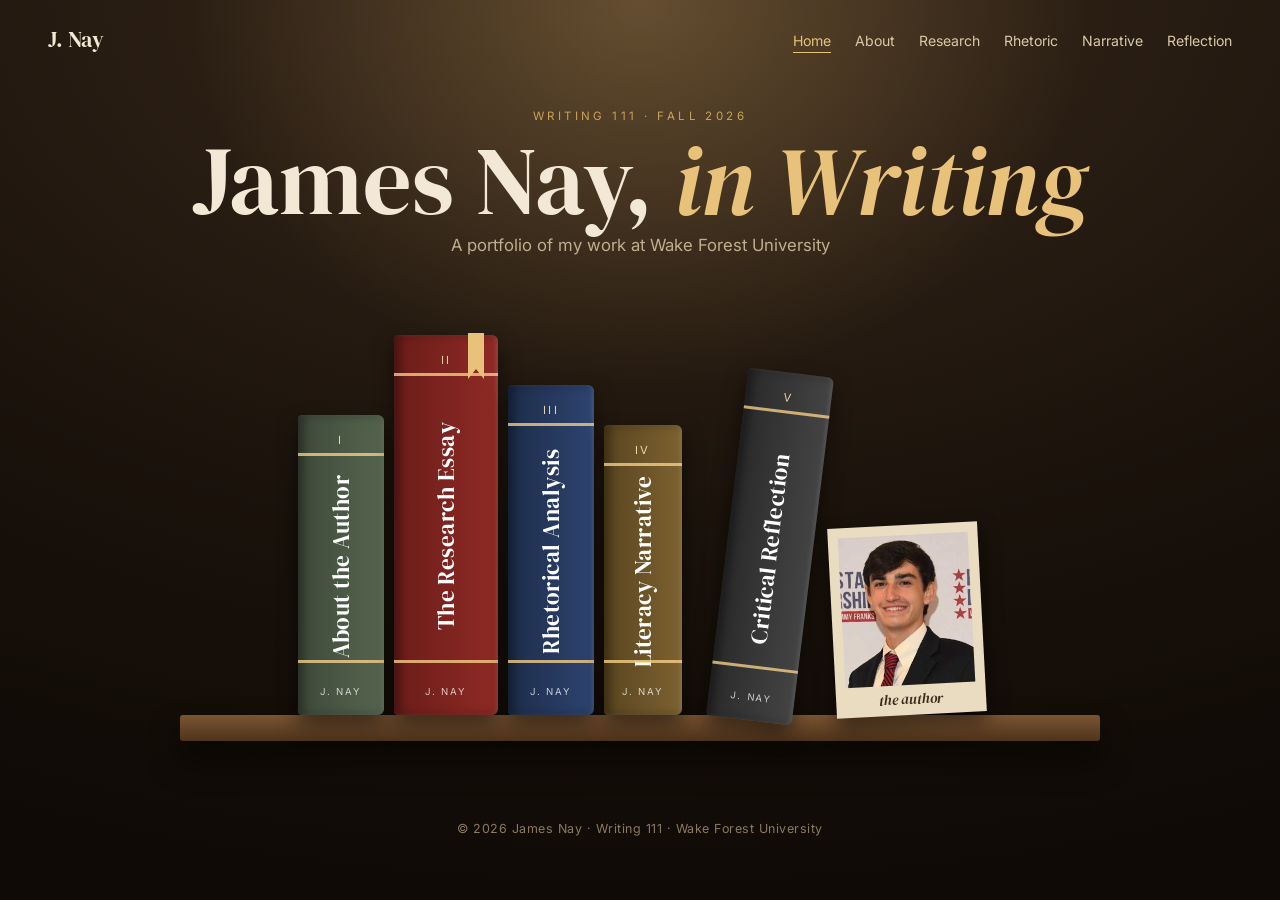
<file: index.html>
<!DOCTYPE html>
<html lang="en">
<head>
  <meta charset="utf-8">
  <meta name="viewport" content="width=device-width, initial-scale=1">
  <title>Home | James Nay — Writing Portfolio</title>
  <meta name="description" content="Writing 111 digital portfolio of James Nay, Wake Forest University.">
  <link rel="preconnect" href="https://fonts.googleapis.com">
  <link rel="preconnect" href="https://fonts.gstatic.com" crossorigin>
  <link href="https://fonts.googleapis.com/css2?family=DM+Serif+Display:ital@0;1&family=Inter:wght@400;500;600&family=Source+Serif+4:ital,wght@0,400;0,600;1,400&display=swap" rel="stylesheet">
  <link rel="stylesheet" href="assets/style.css">
</head>
<body>
  <div class="lamp"></div>
  <header class="site-header">
    <div class="header-inner">
      <a class="brand" href="index.html">J. Nay</a>
      <button class="menu-toggle" aria-expanded="false" aria-controls="site-nav">Menu</button>
      <nav id="site-nav" aria-label="Main">
        <ul>
          <li><a href="index.html" aria-current="page">Home</a></li>
          <li><a href="about.html">About</a></li>
          <li><a href="research-essay.html">Research</a></li>
          <li><a href="rhetorical-analysis.html">Rhetoric</a></li>
          <li><a href="literacy-narrative.html">Narrative</a></li>
          <li><a href="reflection.html">Reflection</a></li>
        </ul>
      </nav>
    </div>
  </header>

  <main>
    <section class="home-head">
      <div class="sm">Writing 111 · Fall 2026</div>
      <h1>James Nay, <em>in Writing</em></h1>
      <p>A portfolio of my work at Wake Forest University</p>
    </section>
    <section class="shelf">
      <div class="books">
        <a class="book b1" href="about.html"><span class="no">I</span><span class="ti">About the Author</span><span class="au">J. Nay</span></a>
        <a class="book b2" href="research-essay.html"><span class="ribbon"></span><span class="no">II</span><span class="ti">The Research Essay</span><span class="au">J. Nay</span></a>
        <a class="book b3" href="rhetorical-analysis.html"><span class="no">III</span><span class="ti">Rhetorical Analysis</span><span class="au">J. Nay</span></a>
        <a class="book b4" href="literacy-narrative.html"><span class="no">IV</span><span class="ti">Literacy Narrative</span><span class="au">J. Nay</span></a>
        <a class="book b5 lean" href="reflection.html"><span class="no">V</span><span class="ti">Critical Reflection</span><span class="au">J. Nay</span></a>
        <a class="framed" href="about.html"><img src="assets/headshot.png" alt="Photo of James Nay"><span>the author</span></a>
      </div>
      <div class="board"></div>
    </section>
  </main>

  <footer>&copy; 2026 James Nay · Writing 111 · Wake Forest University</footer>

  <script>
    const t = document.querySelector('.menu-toggle'), n = document.getElementById('site-nav');
    t.addEventListener('click', () => { const o = n.classList.toggle('open'); t.setAttribute('aria-expanded', o); });
  </script>
</body>
</html>
</file>
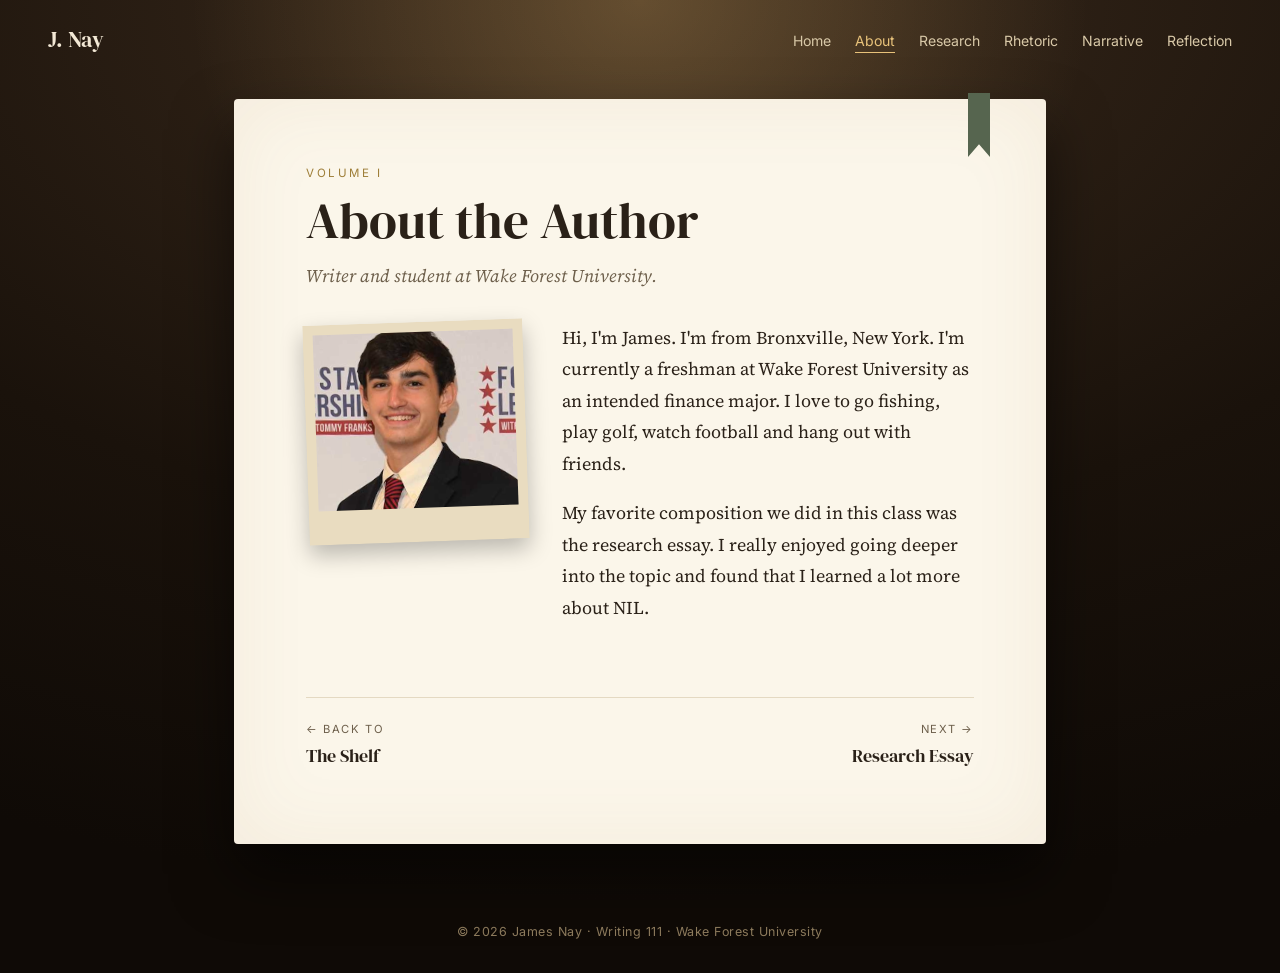
<file: about.html>
<!DOCTYPE html>
<html lang="en">
<head>
  <meta charset="utf-8">
  <meta name="viewport" content="width=device-width, initial-scale=1">
  <title>About Me | James Nay — Writing Portfolio</title>
  <meta name="description" content="Writing 111 digital portfolio of James Nay, Wake Forest University.">
  <link rel="preconnect" href="https://fonts.googleapis.com">
  <link rel="preconnect" href="https://fonts.gstatic.com" crossorigin>
  <link href="https://fonts.googleapis.com/css2?family=DM+Serif+Display:ital@0;1&family=Inter:wght@400;500;600&family=Source+Serif+4:ital,wght@0,400;0,600;1,400&display=swap" rel="stylesheet">
  <link rel="stylesheet" href="assets/style.css">
</head>
<body style="--spine:#56654f">
  <div class="lamp"></div>
  <header class="site-header">
    <div class="header-inner">
      <a class="brand" href="index.html">J. Nay</a>
      <button class="menu-toggle" aria-expanded="false" aria-controls="site-nav">Menu</button>
      <nav id="site-nav" aria-label="Main">
        <ul>
          <li><a href="index.html">Home</a></li>
          <li><a href="about.html" aria-current="page">About</a></li>
          <li><a href="research-essay.html">Research</a></li>
          <li><a href="rhetorical-analysis.html">Rhetoric</a></li>
          <li><a href="literacy-narrative.html">Narrative</a></li>
          <li><a href="reflection.html">Reflection</a></li>
        </ul>
      </nav>
    </div>
  </header>

  <main>
    <div class="page-wrap"><article class="page">
      <p class="eyebrow">Volume I</p>
      <h1>About the Author</h1>
      <p class="lede">Writer and student at Wake Forest University.</p>
      <div class="about-grid">
        <img class="photo" src="assets/headshot.png" alt="Photo of James Nay">
        <div>
          <p style="margin-top:0">Hi, I'm James. I'm from Bronxville, New York. I'm currently a freshman at Wake Forest University as an intended finance major. I love to go fishing, play golf, watch football and hang out with friends.</p>
          <p>My favorite composition we did in this class was the research essay. I really enjoyed going deeper into the topic and found that I learned a lot more about NIL.</p>
        </div>
      </div>

      <div class="pager">
        <a href="index.html"><small>← Back to</small><b>The Shelf</b></a>
        <a class="next" href="research-essay.html"><small>Next →</small><b>Research Essay</b></a>
      </div>
    </article></div>
  </main>

  <footer>&copy; 2026 James Nay · Writing 111 · Wake Forest University</footer>

  <script>
    const t = document.querySelector('.menu-toggle'), n = document.getElementById('site-nav');
    t.addEventListener('click', () => { const o = n.classList.toggle('open'); t.setAttribute('aria-expanded', o); });
  </script>
</body>
</html>
</file>
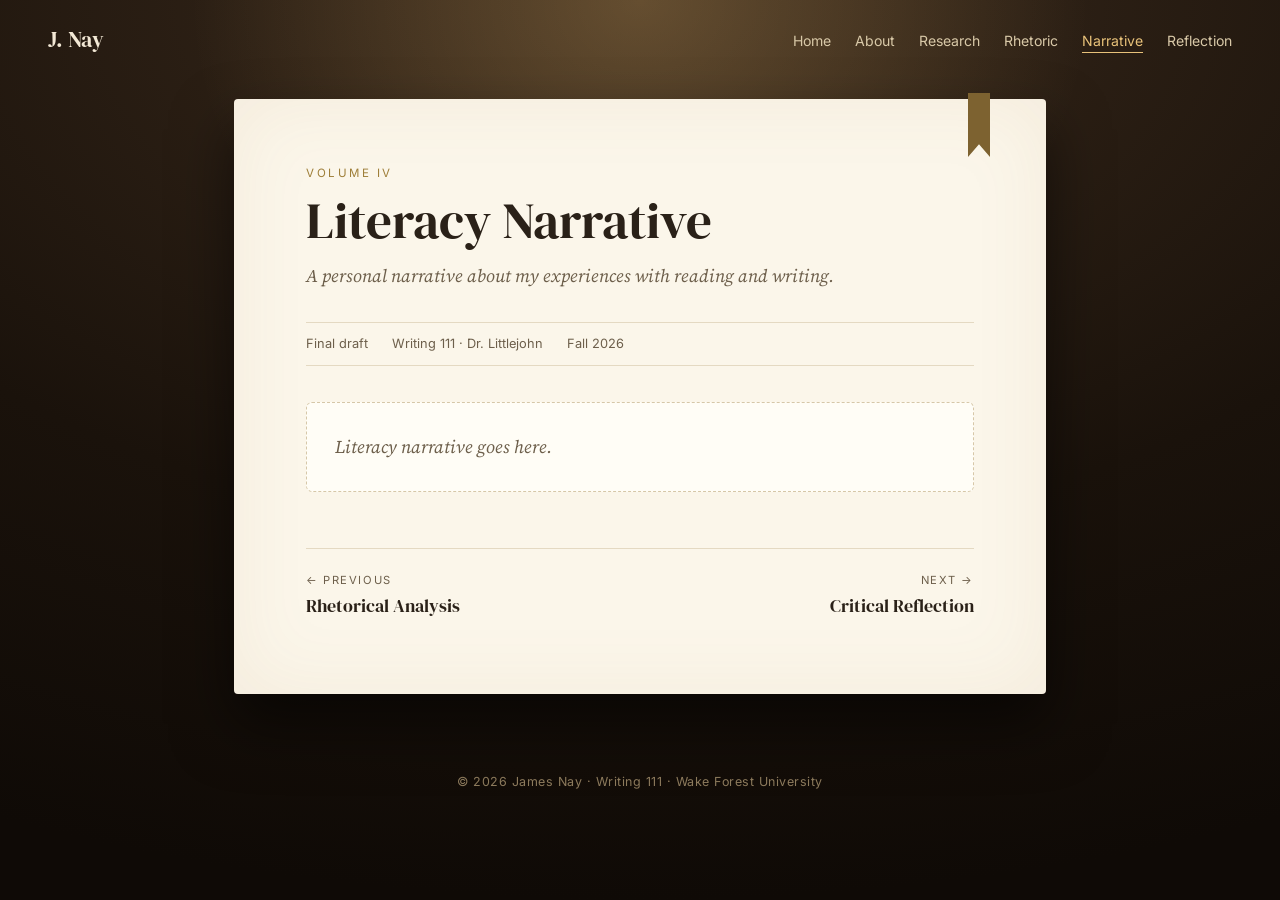
<file: literacy-narrative.html>
<!DOCTYPE html>
<html lang="en">
<head>
  <meta charset="utf-8">
  <meta name="viewport" content="width=device-width, initial-scale=1">
  <title>Literacy Narrative | James Nay — Writing Portfolio</title>
  <meta name="description" content="Writing 111 digital portfolio of James Nay, Wake Forest University.">
  <link rel="preconnect" href="https://fonts.googleapis.com">
  <link rel="preconnect" href="https://fonts.gstatic.com" crossorigin>
  <link href="https://fonts.googleapis.com/css2?family=DM+Serif+Display:ital@0;1&family=Inter:wght@400;500;600&family=Source+Serif+4:ital,wght@0,400;0,600;1,400&display=swap" rel="stylesheet">
  <link rel="stylesheet" href="assets/style.css">
</head>
<body style="--spine:#7d6230">
  <div class="lamp"></div>
  <header class="site-header">
    <div class="header-inner">
      <a class="brand" href="index.html">J. Nay</a>
      <button class="menu-toggle" aria-expanded="false" aria-controls="site-nav">Menu</button>
      <nav id="site-nav" aria-label="Main">
        <ul>
          <li><a href="index.html">Home</a></li>
          <li><a href="about.html">About</a></li>
          <li><a href="research-essay.html">Research</a></li>
          <li><a href="rhetorical-analysis.html">Rhetoric</a></li>
          <li><a href="literacy-narrative.html" aria-current="page">Narrative</a></li>
          <li><a href="reflection.html">Reflection</a></li>
        </ul>
      </nav>
    </div>
  </header>

  <main>
    <div class="page-wrap"><article class="page">
      <p class="eyebrow">Volume IV</p>
      <h1>Literacy Narrative</h1>
      <p class="lede">A personal narrative about my experiences with reading and writing.</p>
      <div class="meta"><span>Final draft</span><span>Writing 111 · Dr. Littlejohn</span><span>Fall 2026</span></div>

      <!-- Paste the essay below. Use <h2> for section headings and <p> for paragraphs. -->
      <div class="placeholder">Literacy narrative goes here.</div>

      <div class="pager">
        <a href="rhetorical-analysis.html"><small>← Previous</small><b>Rhetorical Analysis</b></a>
        <a class="next" href="reflection.html"><small>Next →</small><b>Critical Reflection</b></a>
      </div>
    </article></div>
  </main>

  <footer>&copy; 2026 James Nay · Writing 111 · Wake Forest University</footer>

  <script>
    const t = document.querySelector('.menu-toggle'), n = document.getElementById('site-nav');
    t.addEventListener('click', () => { const o = n.classList.toggle('open'); t.setAttribute('aria-expanded', o); });
  </script>
</body>
</html>
</file>
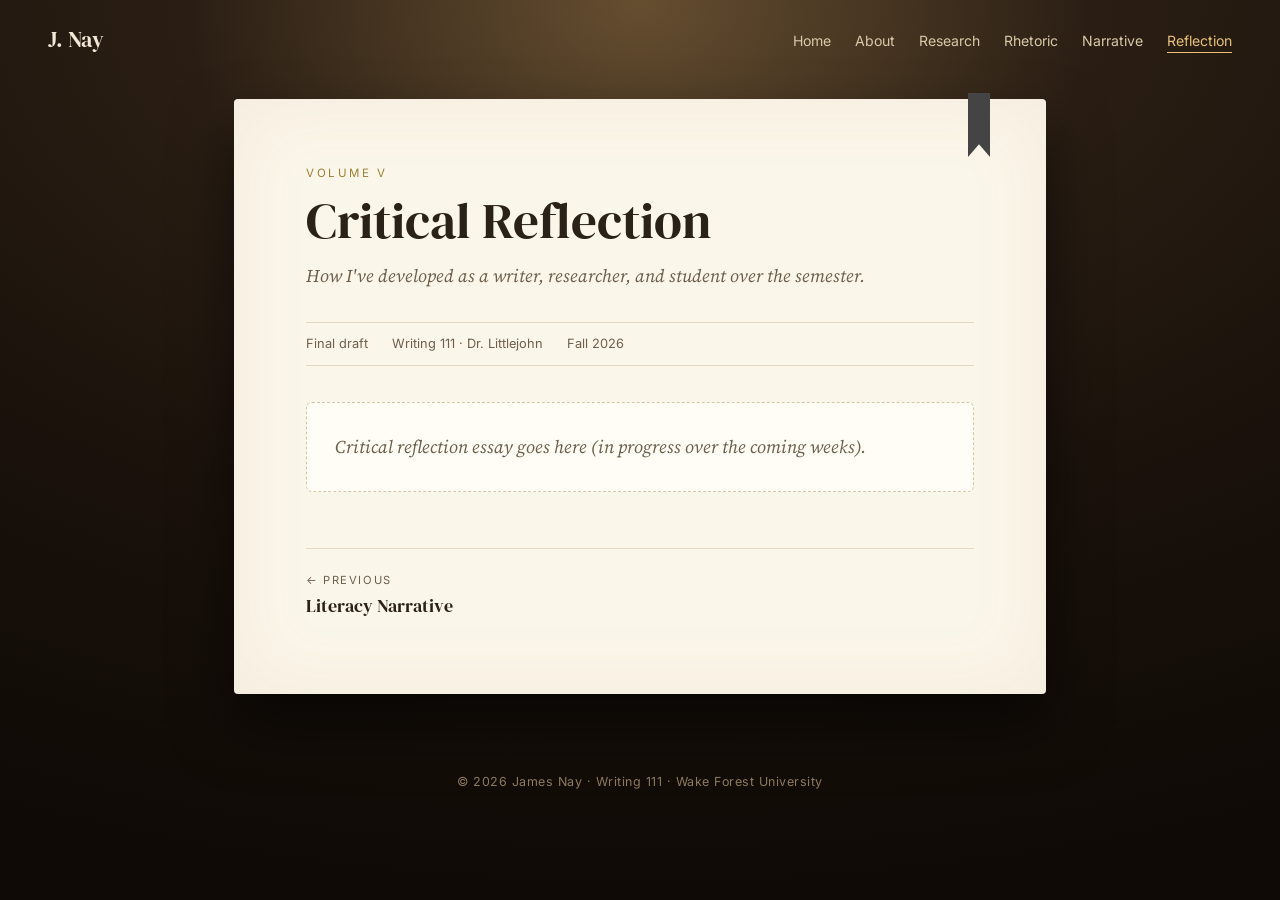
<file: reflection.html>
<!DOCTYPE html>
<html lang="en">
<head>
  <meta charset="utf-8">
  <meta name="viewport" content="width=device-width, initial-scale=1">
  <title>Critical Reflection | James Nay — Writing Portfolio</title>
  <meta name="description" content="Writing 111 digital portfolio of James Nay, Wake Forest University.">
  <link rel="preconnect" href="https://fonts.googleapis.com">
  <link rel="preconnect" href="https://fonts.gstatic.com" crossorigin>
  <link href="https://fonts.googleapis.com/css2?family=DM+Serif+Display:ital@0;1&family=Inter:wght@400;500;600&family=Source+Serif+4:ital,wght@0,400;0,600;1,400&display=swap" rel="stylesheet">
  <link rel="stylesheet" href="assets/style.css">
</head>
<body style="--spine:#444">
  <div class="lamp"></div>
  <header class="site-header">
    <div class="header-inner">
      <a class="brand" href="index.html">J. Nay</a>
      <button class="menu-toggle" aria-expanded="false" aria-controls="site-nav">Menu</button>
      <nav id="site-nav" aria-label="Main">
        <ul>
          <li><a href="index.html">Home</a></li>
          <li><a href="about.html">About</a></li>
          <li><a href="research-essay.html">Research</a></li>
          <li><a href="rhetorical-analysis.html">Rhetoric</a></li>
          <li><a href="literacy-narrative.html">Narrative</a></li>
          <li><a href="reflection.html" aria-current="page">Reflection</a></li>
        </ul>
      </nav>
    </div>
  </header>

  <main>
    <div class="page-wrap"><article class="page">
      <p class="eyebrow">Volume V</p>
      <h1>Critical Reflection</h1>
      <p class="lede">How I've developed as a writer, researcher, and student over the semester.</p>
      <div class="meta"><span>Final draft</span><span>Writing 111 · Dr. Littlejohn</span><span>Fall 2026</span></div>

      <!-- Paste the essay below. Use <h2> for section headings and <p> for paragraphs. -->
      <div class="placeholder">Critical reflection essay goes here (in progress over the coming weeks).</div>

      <div class="pager">
        <a href="literacy-narrative.html"><small>← Previous</small><b>Literacy Narrative</b></a>
        
      </div>
    </article></div>
  </main>

  <footer>&copy; 2026 James Nay · Writing 111 · Wake Forest University</footer>

  <script>
    const t = document.querySelector('.menu-toggle'), n = document.getElementById('site-nav');
    t.addEventListener('click', () => { const o = n.classList.toggle('open'); t.setAttribute('aria-expanded', o); });
  </script>
</body>
</html>
</file>
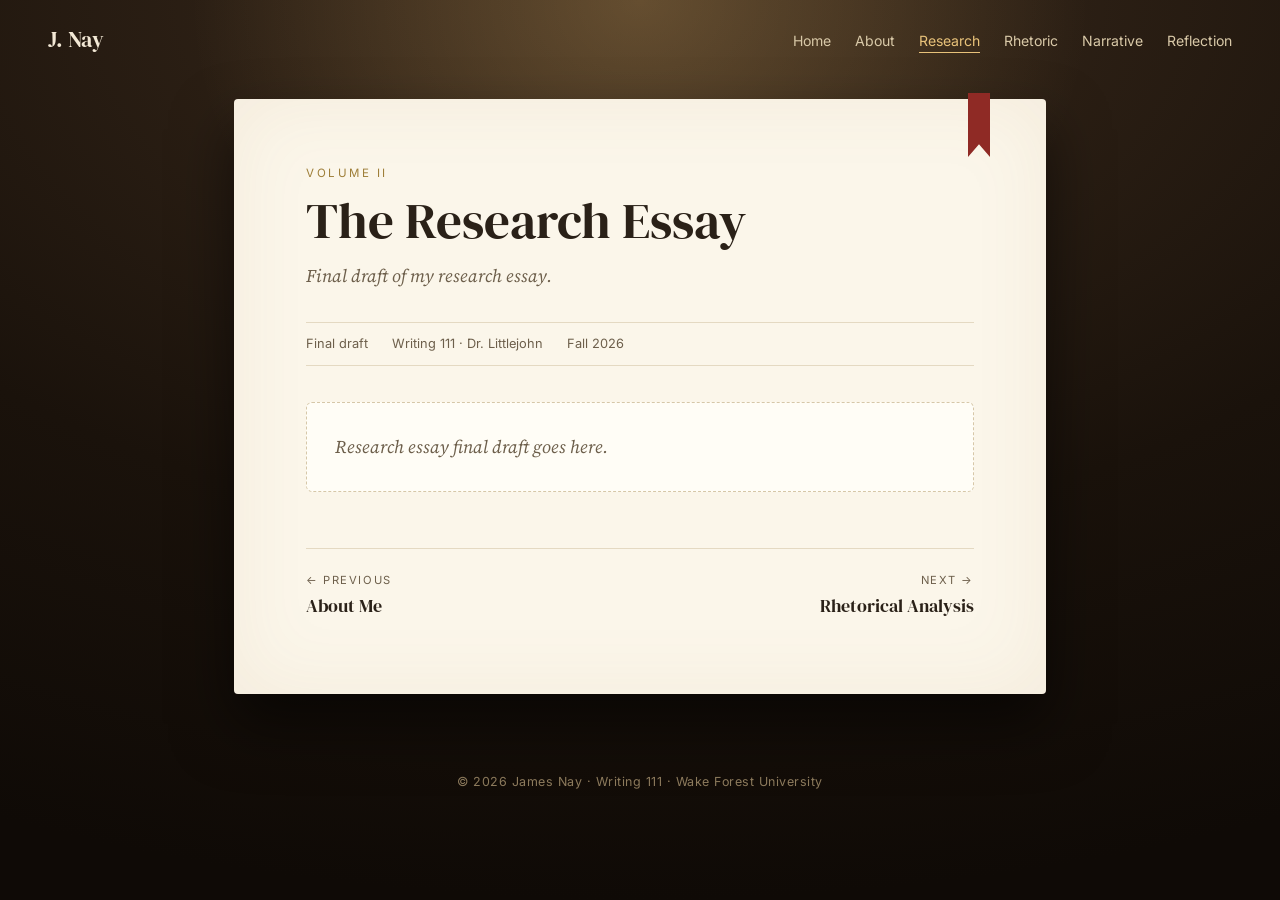
<file: research-essay.html>
<!DOCTYPE html>
<html lang="en">
<head>
  <meta charset="utf-8">
  <meta name="viewport" content="width=device-width, initial-scale=1">
  <title>Research Essay | James Nay — Writing Portfolio</title>
  <meta name="description" content="Writing 111 digital portfolio of James Nay, Wake Forest University.">
  <link rel="preconnect" href="https://fonts.googleapis.com">
  <link rel="preconnect" href="https://fonts.gstatic.com" crossorigin>
  <link href="https://fonts.googleapis.com/css2?family=DM+Serif+Display:ital@0;1&family=Inter:wght@400;500;600&family=Source+Serif+4:ital,wght@0,400;0,600;1,400&display=swap" rel="stylesheet">
  <link rel="stylesheet" href="assets/style.css">
</head>
<body style="--spine:#8f2a25">
  <div class="lamp"></div>
  <header class="site-header">
    <div class="header-inner">
      <a class="brand" href="index.html">J. Nay</a>
      <button class="menu-toggle" aria-expanded="false" aria-controls="site-nav">Menu</button>
      <nav id="site-nav" aria-label="Main">
        <ul>
          <li><a href="index.html">Home</a></li>
          <li><a href="about.html">About</a></li>
          <li><a href="research-essay.html" aria-current="page">Research</a></li>
          <li><a href="rhetorical-analysis.html">Rhetoric</a></li>
          <li><a href="literacy-narrative.html">Narrative</a></li>
          <li><a href="reflection.html">Reflection</a></li>
        </ul>
      </nav>
    </div>
  </header>

  <main>
    <div class="page-wrap"><article class="page">
      <p class="eyebrow">Volume II</p>
      <h1>The Research Essay</h1>
      <p class="lede">Final draft of my research essay.</p>
      <div class="meta"><span>Final draft</span><span>Writing 111 · Dr. Littlejohn</span><span>Fall 2026</span></div>

      <!-- Paste the essay below. Use <h2> for section headings and <p> for paragraphs. -->
      <div class="placeholder">Research essay final draft goes here.</div>

      <div class="pager">
        <a href="about.html"><small>← Previous</small><b>About Me</b></a>
        <a class="next" href="rhetorical-analysis.html"><small>Next →</small><b>Rhetorical Analysis</b></a>
      </div>
    </article></div>
  </main>

  <footer>&copy; 2026 James Nay · Writing 111 · Wake Forest University</footer>

  <script>
    const t = document.querySelector('.menu-toggle'), n = document.getElementById('site-nav');
    t.addEventListener('click', () => { const o = n.classList.toggle('open'); t.setAttribute('aria-expanded', o); });
  </script>
</body>
</html>
</file>
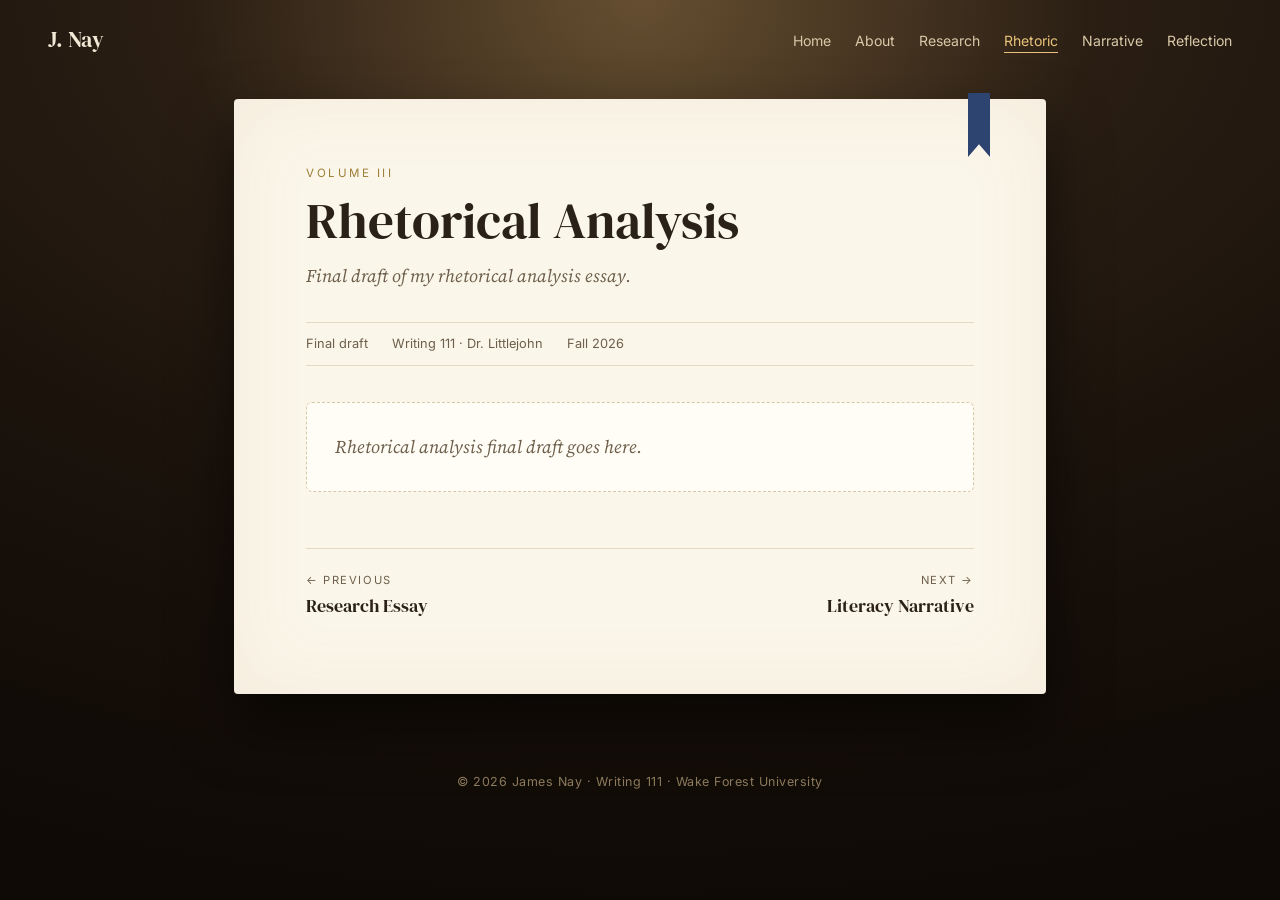
<file: rhetorical-analysis.html>
<!DOCTYPE html>
<html lang="en">
<head>
  <meta charset="utf-8">
  <meta name="viewport" content="width=device-width, initial-scale=1">
  <title>Rhetorical Analysis | James Nay — Writing Portfolio</title>
  <meta name="description" content="Writing 111 digital portfolio of James Nay, Wake Forest University.">
  <link rel="preconnect" href="https://fonts.googleapis.com">
  <link rel="preconnect" href="https://fonts.gstatic.com" crossorigin>
  <link href="https://fonts.googleapis.com/css2?family=DM+Serif+Display:ital@0;1&family=Inter:wght@400;500;600&family=Source+Serif+4:ital,wght@0,400;0,600;1,400&display=swap" rel="stylesheet">
  <link rel="stylesheet" href="assets/style.css">
</head>
<body style="--spine:#2e4470">
  <div class="lamp"></div>
  <header class="site-header">
    <div class="header-inner">
      <a class="brand" href="index.html">J. Nay</a>
      <button class="menu-toggle" aria-expanded="false" aria-controls="site-nav">Menu</button>
      <nav id="site-nav" aria-label="Main">
        <ul>
          <li><a href="index.html">Home</a></li>
          <li><a href="about.html">About</a></li>
          <li><a href="research-essay.html">Research</a></li>
          <li><a href="rhetorical-analysis.html" aria-current="page">Rhetoric</a></li>
          <li><a href="literacy-narrative.html">Narrative</a></li>
          <li><a href="reflection.html">Reflection</a></li>
        </ul>
      </nav>
    </div>
  </header>

  <main>
    <div class="page-wrap"><article class="page">
      <p class="eyebrow">Volume III</p>
      <h1>Rhetorical Analysis</h1>
      <p class="lede">Final draft of my rhetorical analysis essay.</p>
      <div class="meta"><span>Final draft</span><span>Writing 111 · Dr. Littlejohn</span><span>Fall 2026</span></div>

      <!-- Paste the essay below. Use <h2> for section headings and <p> for paragraphs. -->
      <div class="placeholder">Rhetorical analysis final draft goes here.</div>

      <div class="pager">
        <a href="research-essay.html"><small>← Previous</small><b>Research Essay</b></a>
        <a class="next" href="literacy-narrative.html"><small>Next →</small><b>Literacy Narrative</b></a>
      </div>
    </article></div>
  </main>

  <footer>&copy; 2026 James Nay · Writing 111 · Wake Forest University</footer>

  <script>
    const t = document.querySelector('.menu-toggle'), n = document.getElementById('site-nav');
    t.addEventListener('click', () => { const o = n.classList.toggle('open'); t.setAttribute('aria-expanded', o); });
  </script>
</body>
</html>
</file>
<file: assets/style.css>
/* Writing Portfolio — James Nay · "Bookshelf" theme */
:root {
  --cream: #f2e8d5;
  --muted: #bfae8f;
  --gold: #e8c27a;
  --gold-dim: #c9a35c;
  --paper: #fbf6ea;
  --ink: #2a2118;
  --ink-muted: #6d5f4b;
}

* { box-sizing: border-box; }
html { scroll-behavior: smooth; background: #0f0a06; overflow-x: hidden; }
body {
  margin: 0;
  min-height: 100vh;
  font-family: "Inter", system-ui, sans-serif;
  color: var(--cream);
  background: #0f0a06 radial-gradient(ellipse 120% 900px at 50% 0%, #3a2a1c 0%, #1a120b 60%, #0f0a06 100%) no-repeat;
  position: relative;
  overflow-x: hidden;
}
.lamp {
  position: absolute; left: 0; right: 0; top: 0; height: 600px;
  background: radial-gradient(ellipse 450px 390px at 50% 0%, rgba(255,206,120,.22), transparent 100%);
  pointer-events: none;
}

/* ---------- Header / nav ---------- */
.site-header { position: relative; z-index: 5; }
.header-inner {
  max-width: 1280px; margin: 0 auto;
  padding: 24px 48px;
  display: flex; justify-content: space-between; align-items: center; gap: 20px; flex-wrap: wrap;
}
.brand { font-family: "DM Serif Display", Georgia, serif; font-size: 1.4rem; color: var(--cream); text-decoration: none; }
nav ul { list-style: none; display: flex; gap: 24px; margin: 0; padding: 0; flex-wrap: wrap; }
nav a { color: #d9c9a8; text-decoration: none; font-size: .88rem; padding-bottom: 3px; border-bottom: 1px solid transparent; }
nav a:hover { color: #fff; }
nav a[aria-current="page"] { color: var(--gold); border-bottom-color: var(--gold); }
.menu-toggle {
  display: none; background: none; border: 1px solid #6a5539; color: var(--cream);
  font: 500 .85rem "Inter", sans-serif; padding: 6px 12px; border-radius: 4px; cursor: pointer;
}

/* ---------- Home: hero + shelf ---------- */
.home-head { text-align: center; padding: 30px 20px 10px; position: relative; z-index: 2; }
.sm { letter-spacing: .3em; text-transform: uppercase; font-size: .72rem; color: var(--gold-dim); }
.home-head h1 {
  font-family: "DM Serif Display", Georgia, serif; font-weight: 400;
  font-size: clamp(3rem, 8vw, 6rem); margin: 10px 0 6px; line-height: 1;
}
.home-head h1 em { color: var(--gold); }
.home-head p { color: var(--muted); margin: 0; font-size: 1.05rem; }

.shelf { max-width: 980px; margin: 50px auto 80px; padding: 0 30px; position: relative; z-index: 2; }
.books { display: flex; align-items: flex-end; justify-content: center; gap: 10px; height: 400px; padding: 0 20px; }
.book {
  position: relative; width: 86px; border-radius: 4px 6px 6px 4px;
  text-decoration: none; color: #fff;
  display: flex; flex-direction: column; align-items: center; justify-content: space-between;
  padding: 18px 0;
  transition: transform .35s cubic-bezier(.2,.8,.2,1);
  box-shadow: inset 6px 0 10px rgba(0,0,0,.35), inset -2px 0 4px rgba(255,255,255,.12), 0 10px 20px rgba(0,0,0,.5);
  flex-shrink: 0;
}
.book::before, .book::after { content: ""; position: absolute; left: 0; right: 0; height: 3px; background: rgba(255,215,140,.75); }
.book::before { top: 38px; }
.book::after { bottom: 52px; }
.book:hover, .book:focus-visible { transform: translateY(-34px) rotate(-2deg); outline: none; }
.book .ti {
  writing-mode: vertical-rl; transform: rotate(180deg);
  font-family: "DM Serif Display", Georgia, serif; font-size: 1.45rem; letter-spacing: .02em; white-space: nowrap;
}
.book .no { font-size: .7rem; letter-spacing: .2em; color: rgba(255,230,180,.9); }
.book .au { font-size: .6rem; letter-spacing: .2em; text-transform: uppercase; opacity: .75; }
.b1 { height: 300px; background: linear-gradient(90deg, #3e4a3a, #56654f); }
.b2 { height: 380px; width: 104px; background: linear-gradient(90deg, #6b1d1a, #8f2a25); }
.b3 { height: 330px; background: linear-gradient(90deg, #1d2d4a, #2e4470); }
.b4 { height: 290px; width: 78px; background: linear-gradient(90deg, #5a4520, #7d6230); }
.b5 { height: 350px; background: linear-gradient(90deg, #2a2a2a, #444); }
.lean { transform: rotate(7deg); transform-origin: bottom left; margin-left: 14px; }
.lean:hover, .lean:focus-visible { transform: rotate(7deg) translateY(-34px); }
.ribbon {
  position: absolute; top: -2px; right: 14px; width: 16px; height: 46px; background: var(--gold);
  clip-path: polygon(0 0, 100% 0, 100% 100%, 50% 78%, 0 100%);
}
.framed {
  width: 150px; height: 190px; align-self: flex-end; margin-left: 30px; flex-shrink: 0;
  background: #e9dcc0; padding: 10px 10px 30px; transform: rotate(-3deg);
  box-shadow: 0 10px 20px rgba(0,0,0,.5); text-decoration: none;
}
.framed img { width: 100%; height: 100%; object-fit: cover; display: block; }
.framed span { display: block; text-align: center; color: #3a2a1c; font-family: "DM Serif Display", serif; font-style: italic; font-size: .9rem; margin-top: 4px; }
.board { height: 26px; background: linear-gradient(#7a5532, #4e331b); border-radius: 3px; box-shadow: 0 18px 30px rgba(0,0,0,.6); }

/* ---------- Interior pages: a cream "page" on the dark desk ---------- */
.page-wrap { max-width: 860px; margin: 20px auto 80px; padding: 0 24px; position: relative; z-index: 2; }
.page {
  background: var(--paper); color: var(--ink);
  border-radius: 4px; padding: 64px 72px 72px;
  box-shadow: 0 30px 60px rgba(0,0,0,.55), inset 0 0 80px rgba(160,120,60,.08);
  font-family: "Source Serif 4", Georgia, serif; font-size: 18px; line-height: 1.75;
  position: relative;
}
.page::before {               /* bookmark ribbon */
  content: ""; position: absolute; top: -6px; right: 56px; width: 22px; height: 64px;
  background: var(--spine, #8f2a25);
  clip-path: polygon(0 0, 100% 0, 100% 100%, 50% 80%, 0 100%);
}
.eyebrow { font-family: "Inter", sans-serif; font-size: .72rem; letter-spacing: .22em; text-transform: uppercase; color: #9e7e38; margin: 0 0 10px; }
.page h1 { font-family: "DM Serif Display", Georgia, serif; font-weight: 400; font-size: clamp(2.2rem, 5vw, 3.2rem); line-height: 1.08; margin: 0 0 12px; }
.page h2 { font-family: "DM Serif Display", Georgia, serif; font-weight: 400; font-size: 1.6rem; margin: 2em 0 .4em; }
.lede { color: var(--ink-muted); font-size: 1.12rem; font-style: italic; margin: 0 0 30px; }
.page a { color: #8f2a25; }
.meta {
  font-family: "Inter", sans-serif; font-size: .8rem; color: var(--ink-muted);
  border-top: 1px solid #e4d9c2; border-bottom: 1px solid #e4d9c2;
  padding: 10px 0; margin-bottom: 36px; display: flex; flex-wrap: wrap; gap: 6px 24px;
}
.placeholder {
  border: 1.5px dashed #d6c7a8; background: #fffdf6; border-radius: 6px;
  padding: 28px; color: var(--ink-muted); font-style: italic;
}

/* About */
.about-grid { display: grid; grid-template-columns: 220px 1fr; gap: 36px; align-items: start; }
.photo { width: 220px; aspect-ratio: 1 / 1; object-fit: cover; display: block; background: #e9dcc0; padding: 10px 10px 34px; transform: rotate(-2deg); box-shadow: 0 10px 22px rgba(0,0,0,.25); }

/* Previous / next "chapter" links */
.pager { display: flex; justify-content: space-between; gap: 16px; margin-top: 56px; padding-top: 22px; border-top: 1px solid #e4d9c2; font-family: "Inter", sans-serif; font-size: .85rem; }
.pager a { text-decoration: none; color: var(--ink); }
.pager a small { display: block; color: var(--ink-muted); font-size: .7rem; letter-spacing: .14em; text-transform: uppercase; }
.pager a b { font-family: "DM Serif Display", serif; font-weight: 400; font-size: 1.15rem; }
.pager a:hover b { color: #8f2a25; }
.pager .next { text-align: right; margin-left: auto; }

/* ---------- Footer ---------- */
footer { text-align: center; color: #8c7a5c; font-size: .78rem; padding: 0 24px 34px; position: relative; z-index: 2; letter-spacing: .04em; }

/* ---------- Mobile ---------- */
@media (max-width: 760px) {
  .header-inner { padding: 18px 22px; }
  .menu-toggle { display: block; }
  nav { width: 100%; display: none; }
  nav.open { display: block; }
  nav ul { flex-direction: column; gap: 4px; }
  nav a { display: block; padding: 8px 0; }
  .shelf { padding: 0 14px; margin-top: 30px; }
  .books { gap: 5px; height: 300px; padding: 0 6px; }
  .book { width: 52px; padding: 12px 0; }
  .book::before { top: 28px; } .book::after { bottom: 38px; }
  .book .ti { font-size: 1rem; }
  .book .au { font-size: .5rem; letter-spacing: .1em; }
  .b1 { height: 225px; } .b2 { height: 285px; width: 62px; } .b3 { height: 248px; }
  .b4 { height: 218px; width: 48px; } .b5 { height: 262px; }
  .lean { margin-left: 8px; }
  .ribbon { right: 8px; width: 12px; height: 34px; }
  .framed { display: none; }
  .page { padding: 44px 26px 50px; font-size: 17px; }
  .page::before { right: 24px; }
  .about-grid { grid-template-columns: 1fr; }
  .photo { width: 190px; }
}
</file>
